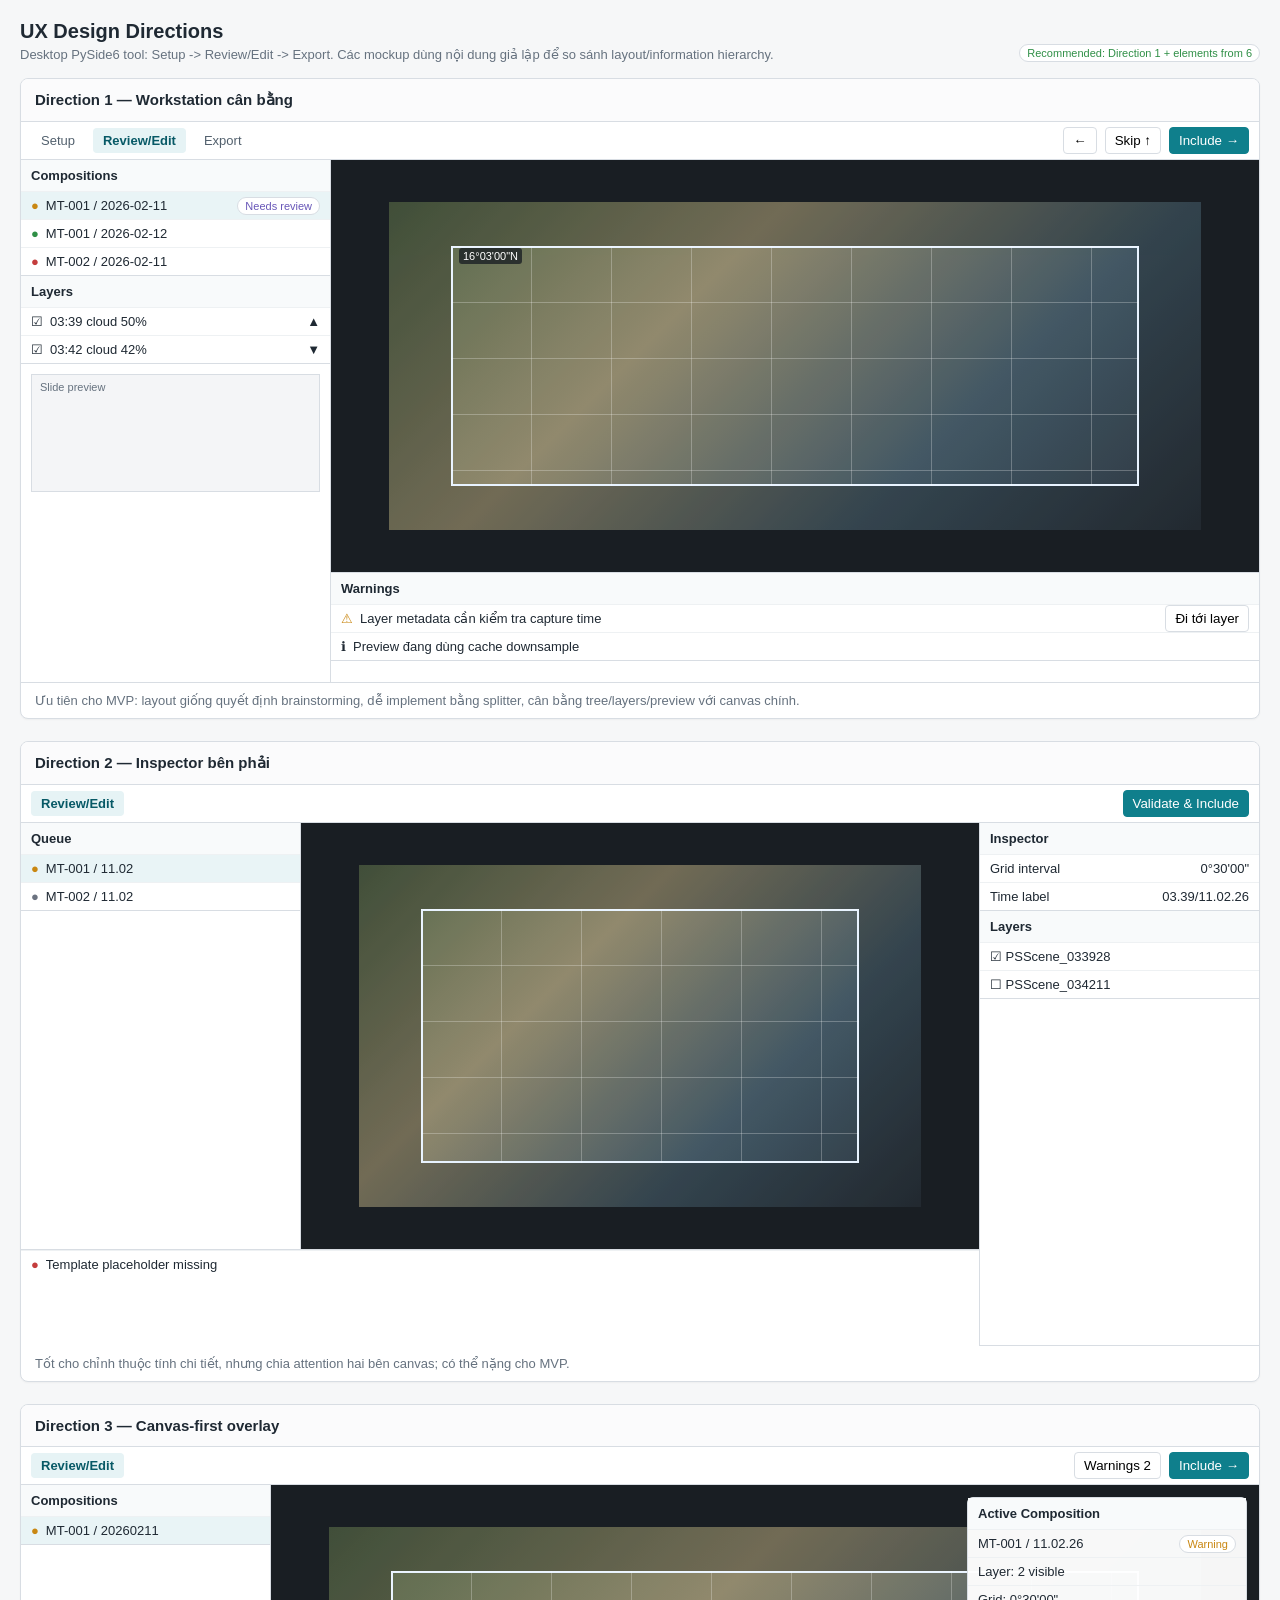
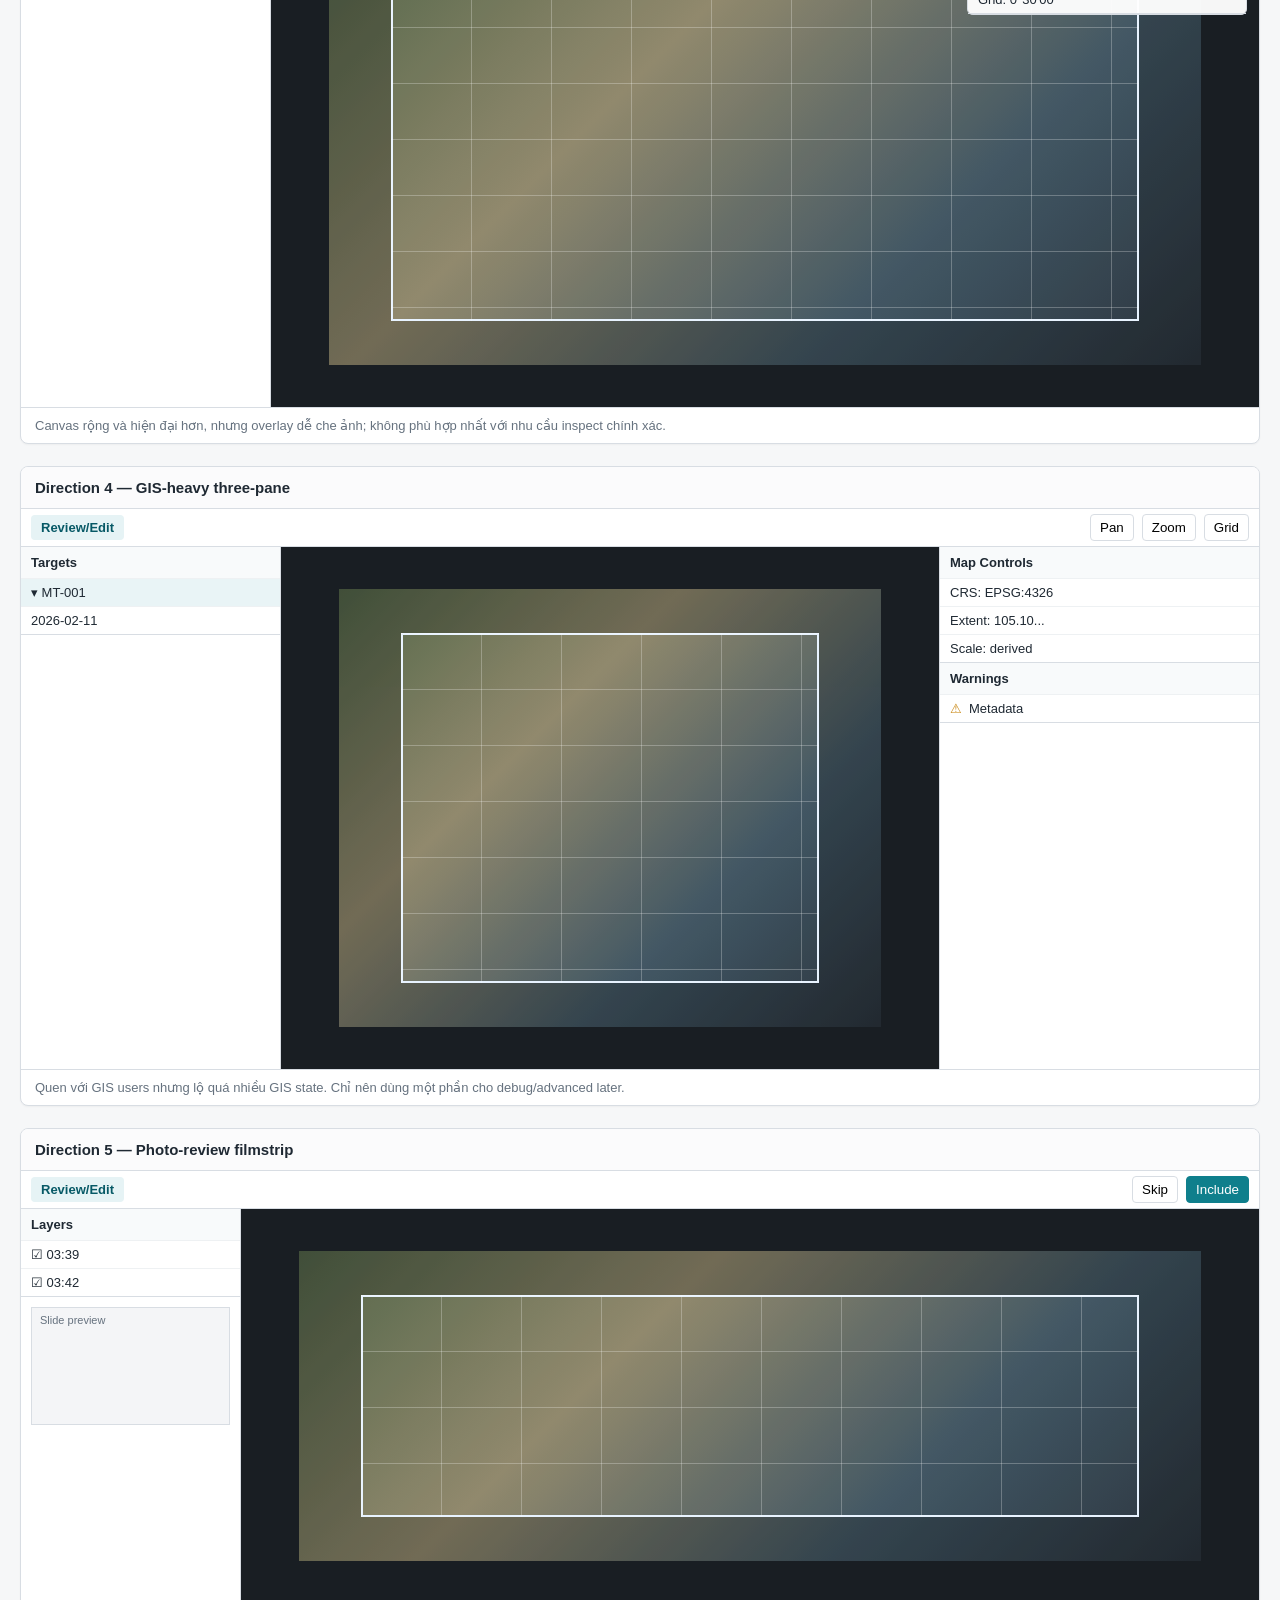
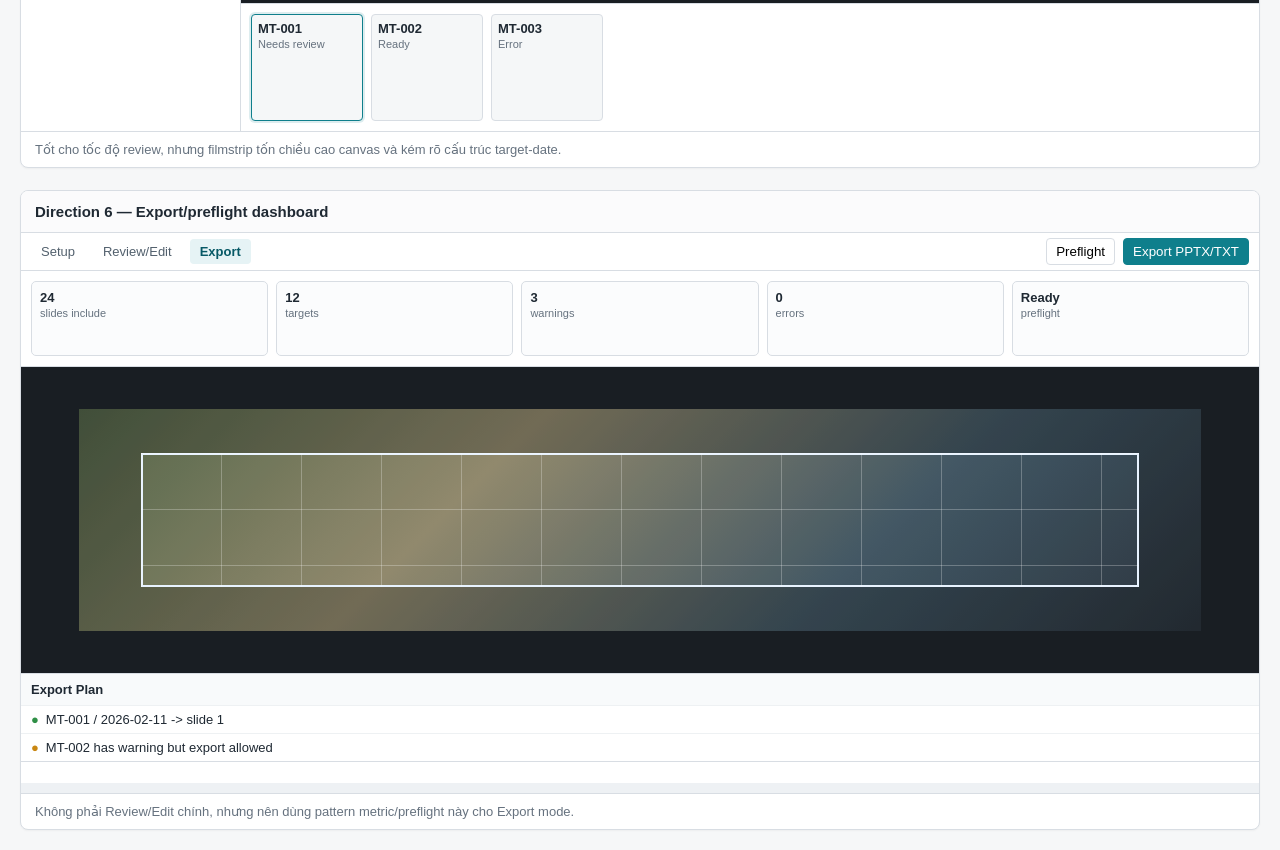
<file: _bmad-output/planning-artifacts/ux-design-directions.html>
<!doctype html>
<html lang="vi">
<head>
<meta charset="utf-8">
<title>UX Design Directions - Satellite Report App</title>
<style>
:root{--bg:#f6f7f8;--panel:#fff;--line:#d8dde3;--text:#1f2933;--muted:#66727f;--canvas:#20262d;--primary:#0f7f8c;--ok:#2f8f46;--warn:#c98712;--err:#c43d3d;--info:#3b6ea8;--skip:#6b7280;--review:#6857b8}*{box-sizing:border-box}body{margin:0;background:var(--bg);color:var(--text);font-family:-apple-system,BlinkMacSystemFont,"Segoe UI",Arial,sans-serif;font-size:13px}.wrap{max-width:1440px;margin:0 auto;padding:20px}header{display:flex;align-items:flex-end;justify-content:space-between;gap:20px;margin-bottom:16px}h1{font-size:20px;margin:0 0 4px}p{margin:0;color:var(--muted)}.grid{display:grid;grid-template-columns:1fr;gap:22px}.direction{background:var(--panel);border:1px solid var(--line);border-radius:8px;overflow:hidden;box-shadow:0 1px 2px rgba(0,0,0,.04)}.direction h2{font-size:15px;margin:0;padding:12px 14px;border-bottom:1px solid var(--line);background:#fbfbfc}.notes{padding:10px 14px;border-top:1px solid var(--line);color:var(--muted)}.app{height:560px;display:grid;background:#eef1f4}.top{height:38px;background:#fff;border-bottom:1px solid var(--line);display:flex;align-items:center;gap:8px;padding:0 10px}.tab{padding:5px 10px;border-radius:4px;color:#52606d}.tab.on{background:#e6f3f5;color:#075966;font-weight:600}.btn{padding:5px 9px;border:1px solid var(--line);border-radius:4px;background:#fff}.btn.primary{background:var(--primary);border-color:var(--primary);color:white}.pill{display:inline-flex;align-items:center;gap:4px;border-radius:99px;padding:2px 7px;font-size:11px;border:1px solid var(--line);background:#fff}.ok{color:var(--ok)}.warn{color:var(--warn)}.err{color:var(--err)}.review{color:var(--review)}.skip{color:var(--skip)}.side{background:#fff;border-right:1px solid var(--line);min-width:0}.section{border-bottom:1px solid var(--line)}.section .title{font-weight:600;padding:8px 10px;background:#f8fafb}.row{height:28px;display:flex;align-items:center;gap:7px;padding:0 10px;border-top:1px solid #eef1f3;white-space:nowrap;overflow:hidden;text-overflow:ellipsis}.row.sel{background:#e9f4f6}.row .name{flex:1;overflow:hidden;text-overflow:ellipsis}.canvas{background:var(--canvas);position:relative;overflow:hidden}.sat{position:absolute;inset:42px 58px;background:linear-gradient(135deg,#566b4a,#9c9270 35%,#435b6a 70%,#2c3640);filter:saturate(.92);opacity:.92}.frame{position:absolute;inset:86px 120px;border:2px solid #e8f3ff;box-shadow:0 0 0 999px rgba(0,0,0,.22)}.gridlines{position:absolute;inset:86px 120px;background-image:linear-gradient(rgba(255,255,255,.26) 1px,transparent 1px),linear-gradient(90deg,rgba(255,255,255,.26) 1px,transparent 1px);background-size:80px 56px}.label{position:absolute;background:rgba(25,30,35,.78);color:#fff;font-size:11px;padding:2px 4px;border-radius:3px}.preview{height:118px;margin:10px;border:1px solid var(--line);background:#f4f5f7;position:relative}.preview:after{content:"Slide preview";position:absolute;left:8px;top:6px;color:#66727f;font-size:11px}.warnpanel{background:#fff;border-top:1px solid var(--line);height:110px}.toolbar-spacer{flex:1}.d1 .app{grid-template-columns:310px 1fr;grid-template-rows:38px 1fr 110px}.d1 .top{grid-column:1/3}.d1 .side{grid-row:2/4}.d1 .canvas{grid-column:2;grid-row:2}.d1 .warnpanel{grid-column:2;grid-row:3}.d2 .app{grid-template-columns:280px 1fr 280px;grid-template-rows:38px 1fr 96px}.d2 .top{grid-column:1/4}.d2 .canvas{grid-column:2;grid-row:2}.d2 .right{grid-column:3;grid-row:2/4;background:#fff;border-left:1px solid var(--line)}.d2 .warnpanel{grid-column:1/3;grid-row:3}.d3 .app{grid-template-columns:250px 1fr;grid-template-rows:38px 1fr}.d3 .top{grid-column:1/3}.d3 .side{grid-row:2}.d3 .canvas{grid-column:2;grid-row:2}.d3 .overlay{position:absolute;right:12px;top:12px;width:280px;background:rgba(255,255,255,.96);border:1px solid var(--line);border-radius:6px}.d4 .app{grid-template-columns:260px 1fr 320px;grid-template-rows:38px 1fr}.d4 .top{grid-column:1/4}.d4 .canvas{grid-column:2;grid-row:2}.d4 .right{background:#fff;border-left:1px solid var(--line)}.d5 .app{grid-template-columns:220px 1fr;grid-template-rows:38px 1fr 128px}.d5 .top{grid-column:1/3}.d5 .side{grid-row:2/4}.d5 .canvas{grid-column:2;grid-row:2}.d5 .film{grid-column:2;grid-row:3;background:#fff;border-top:1px solid var(--line);display:flex;gap:8px;padding:10px}.thumb{width:112px;border:1px solid var(--line);border-radius:4px;background:#f5f7f8;padding:6px}.thumb.on{border-color:var(--primary);box-shadow:0 0 0 2px rgba(15,127,140,.14)}.d6 .app{grid-template-columns:1fr;grid-template-rows:38px 96px 1fr 120px}.d6 .summary{background:#fff;border-bottom:1px solid var(--line);display:grid;grid-template-columns:repeat(5,1fr);gap:8px;padding:10px}.metric{border:1px solid var(--line);border-radius:5px;padding:8px;background:#fbfcfd}.d6 .canvas{grid-row:3}.d6 .warnpanel{grid-row:4}.mini{font-size:11px;color:var(--muted)}
</style>
</head><body><div class="wrap"><header><div><h1>UX Design Directions</h1><p>Desktop PySide6 tool: Setup -> Review/Edit -> Export. Các mockup dùng nội dung giả lập để so sánh layout/information hierarchy.</p></div><span class="pill ok">Recommended: Direction 1 + elements from 6</span></header><div class="grid">
<section class="direction d1"><h2>Direction 1 — Workstation cân bằng</h2><div class="app"><div class="top"><span class="tab">Setup</span><span class="tab on">Review/Edit</span><span class="tab">Export</span><span class="toolbar-spacer"></span><button class="btn">←</button><button class="btn">Skip ↑</button><button class="btn primary">Include →</button></div><aside class="side"><div class="section"><div class="title">Compositions</div><div class="row sel"><span class="warn">●</span><span class="name">MT-001 / 2026-02-11</span><span class="pill review">Needs review</span></div><div class="row"><span class="ok">●</span><span class="name">MT-001 / 2026-02-12</span></div><div class="row"><span class="err">●</span><span class="name">MT-002 / 2026-02-11</span></div></div><div class="section"><div class="title">Layers</div><div class="row"><span>☑</span><span class="name">03:39 cloud 50%</span><span>▲</span></div><div class="row"><span>☑</span><span class="name">03:42 cloud 42%</span><span>▼</span></div></div><div class="preview"></div></aside><main class="canvas"><div class="sat"></div><div class="frame"></div><div class="gridlines"></div><span class="label" style="left:128px;top:88px">16°03'00"N</span></main><div class="warnpanel"><div class="section"><div class="title">Warnings</div><div class="row"><span class="warn">⚠</span><span class="name">Layer metadata cần kiểm tra capture time</span><button class="btn">Đi tới layer</button></div><div class="row"><span class="info">ℹ</span><span class="name">Preview đang dùng cache downsample</span></div></div></div></div><div class="notes">Ưu tiên cho MVP: layout giống quyết định brainstorming, dễ implement bằng splitter, cân bằng tree/layers/preview với canvas chính.</div></section>
<section class="direction d2"><h2>Direction 2 — Inspector bên phải</h2><div class="app"><div class="top"><span class="tab on">Review/Edit</span><span class="toolbar-spacer"></span><button class="btn primary">Validate & Include</button></div><aside class="side"><div class="section"><div class="title">Queue</div><div class="row sel"><span class="warn">●</span><span class="name">MT-001 / 11.02</span></div><div class="row"><span class="skip">●</span><span class="name">MT-002 / 11.02</span></div></div></aside><main class="canvas"><div class="sat"></div><div class="frame"></div><div class="gridlines"></div></main><aside class="right"><div class="section"><div class="title">Inspector</div><div class="row"><span class="name">Grid interval</span><span>0°30'00"</span></div><div class="row"><span class="name">Time label</span><span>03.39/11.02.26</span></div></div><div class="section"><div class="title">Layers</div><div class="row">☑ PSScene_033928</div><div class="row">☐ PSScene_034211</div></div></aside><div class="warnpanel"><div class="row"><span class="err">●</span><span class="name">Template placeholder missing</span></div></div></div><div class="notes">Tốt cho chỉnh thuộc tính chi tiết, nhưng chia attention hai bên canvas; có thể nặng cho MVP.</div></section>
<section class="direction d3"><h2>Direction 3 — Canvas-first overlay</h2><div class="app"><div class="top"><span class="tab on">Review/Edit</span><span class="toolbar-spacer"></span><button class="btn">Warnings 2</button><button class="btn primary">Include →</button></div><aside class="side"><div class="section"><div class="title">Compositions</div><div class="row sel"><span class="warn">●</span><span class="name">MT-001 / 20260211</span></div></div></aside><main class="canvas"><div class="sat"></div><div class="frame"></div><div class="gridlines"></div><div class="overlay"><div class="section"><div class="title">Active Composition</div><div class="row"><span class="name">MT-001 / 11.02.26</span><span class="pill warn">Warning</span></div><div class="row">Layer: 2 visible</div><div class="row">Grid: 0°30'00"</div></div></div></main></div><div class="notes">Canvas rộng và hiện đại hơn, nhưng overlay dễ che ảnh; không phù hợp nhất với nhu cầu inspect chính xác.</div></section>
<section class="direction d4"><h2>Direction 4 — GIS-heavy three-pane</h2><div class="app"><div class="top"><span class="tab on">Review/Edit</span><span class="toolbar-spacer"></span><button class="btn">Pan</button><button class="btn">Zoom</button><button class="btn">Grid</button></div><aside class="side"><div class="section"><div class="title">Targets</div><div class="row sel">▾ MT-001</div><div class="row">  2026-02-11</div></div></aside><main class="canvas"><div class="sat"></div><div class="frame"></div><div class="gridlines"></div></main><aside class="right"><div class="section"><div class="title">Map Controls</div><div class="row">CRS: EPSG:4326</div><div class="row">Extent: 105.10...</div><div class="row">Scale: derived</div></div><div class="section"><div class="title">Warnings</div><div class="row"><span class="warn">⚠</span> Metadata</div></div></aside></div><div class="notes">Quen với GIS users nhưng lộ quá nhiều GIS state. Chỉ nên dùng một phần cho debug/advanced later.</div></section>
<section class="direction d5"><h2>Direction 5 — Photo-review filmstrip</h2><div class="app"><div class="top"><span class="tab on">Review/Edit</span><span class="toolbar-spacer"></span><button class="btn">Skip</button><button class="btn primary">Include</button></div><aside class="side"><div class="section"><div class="title">Layers</div><div class="row">☑ 03:39</div><div class="row">☑ 03:42</div></div><div class="preview"></div></aside><main class="canvas"><div class="sat"></div><div class="frame"></div><div class="gridlines"></div></main><div class="film"><div class="thumb on"><b>MT-001</b><br><span class="mini">Needs review</span></div><div class="thumb"><b>MT-002</b><br><span class="mini">Ready</span></div><div class="thumb"><b>MT-003</b><br><span class="mini">Error</span></div></div></div><div class="notes">Tốt cho tốc độ review, nhưng filmstrip tốn chiều cao canvas và kém rõ cấu trúc target-date.</div></section>
<section class="direction d6"><h2>Direction 6 — Export/preflight dashboard</h2><div class="app"><div class="top"><span class="tab">Setup</span><span class="tab">Review/Edit</span><span class="tab on">Export</span><span class="toolbar-spacer"></span><button class="btn">Preflight</button><button class="btn primary">Export PPTX/TXT</button></div><div class="summary"><div class="metric"><b>24</b><br><span class="mini">slides include</span></div><div class="metric"><b>12</b><br><span class="mini">targets</span></div><div class="metric"><b>3</b><br><span class="mini">warnings</span></div><div class="metric"><b>0</b><br><span class="mini">errors</span></div><div class="metric"><b>Ready</b><br><span class="mini">preflight</span></div></div><main class="canvas"><div class="sat"></div><div class="frame"></div><div class="gridlines"></div></main><div class="warnpanel"><div class="section"><div class="title">Export Plan</div><div class="row"><span class="ok">●</span><span class="name">MT-001 / 2026-02-11 -> slide 1</span></div><div class="row"><span class="warn">●</span><span class="name">MT-002 has warning but export allowed</span></div></div></div></div><div class="notes">Không phải Review/Edit chính, nhưng nên dùng pattern metric/preflight này cho Export mode.</div></section>
</div></div></body></html>
</file>
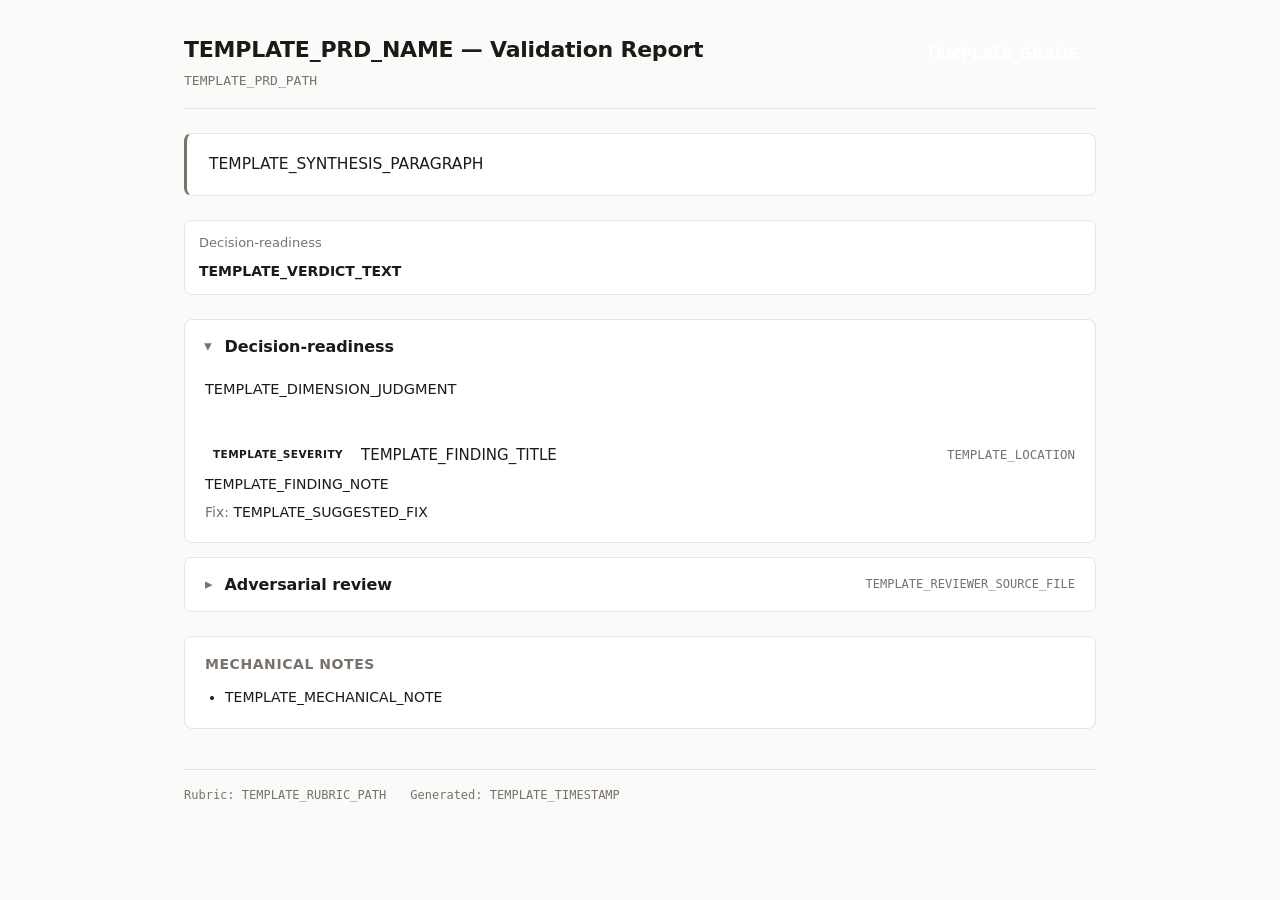
<file: .agents/skills/bmad-prd/assets/validation-report-template.html>
<!DOCTYPE html>
<!--
  PRD Validation Report — skeleton template.

  This file is a starter the synthesis pass fills in directly. There is no
  substitution engine. The LLM:
    1. Reads {doc_workspace}/review-rubric.md and every review-{slug}.md from
       additional reviewers.
    2. Copies this skeleton.
    3. Replaces the placeholder content (everything between TEMPLATE markers)
       with the consolidated review, preserving the structure and CSS.
    4. Writes the result to {doc_workspace}/validation-report.html.
    5. Writes a markdown twin to {doc_workspace}/validation-report.md.

  Visual rules the LLM must preserve:
    - The container width, the color tokens, the typography.
    - One dimension = one collapsible <section class="dimension">.
    - Verdict pill uses the verdict-* class matching its judgment.
    - Severity badge uses the sev-* class matching its level.
    - Each extra reviewer (adversarial, etc.) gets its own collapsible section
      below the rubric dimensions.
    - The footer always shows the artifact paths and timestamp.
-->
<html lang="en">
<head>
<meta charset="utf-8">
<title>PRD Validation: TEMPLATE_PRD_NAME</title>
<style>
  :root {
    --bg: #fafaf9;
    --surface: #ffffff;
    --border: #e7e5e4;
    --text: #1c1917;
    --muted: #78716c;

    --verdict-strong: #16a34a;
    --verdict-adequate: #65a30d;
    --verdict-thin: #d97706;
    --verdict-broken: #dc2626;

    --sev-low: #64748b;
    --sev-medium: #ca8a04;
    --sev-high: #ea580c;
    --sev-critical: #dc2626;

    --grade-exc: #16a34a;
    --grade-good: #65a30d;
    --grade-fair: #d97706;
    --grade-poor: #dc2626;
  }
  * { box-sizing: border-box; }
  html, body { margin: 0; padding: 0; }
  body {
    font-family: -apple-system, BlinkMacSystemFont, "Segoe UI", Inter, system-ui, sans-serif;
    background: var(--bg);
    color: var(--text);
    line-height: 1.6;
    font-size: 15px;
  }
  .container { max-width: 960px; margin: 0 auto; padding: 32px 24px 64px; }

  header.report-header {
    display: flex;
    align-items: flex-start;
    justify-content: space-between;
    gap: 24px;
    padding-bottom: 16px;
    border-bottom: 1px solid var(--border);
    margin-bottom: 24px;
  }
  .title h1 { margin: 0; font-size: 22px; font-weight: 600; letter-spacing: -0.01em; }
  .title .subtitle { color: var(--muted); font-size: 13px; margin-top: 4px; font-family: ui-monospace, "SF Mono", Menlo, monospace; }
  .grade {
    padding: 10px 18px;
    border-radius: 8px;
    font-weight: 600;
    color: white;
    font-size: 15px;
    white-space: nowrap;
  }
  .grade-excellent { background: var(--grade-exc); }
  .grade-good { background: var(--grade-good); }
  .grade-fair { background: var(--grade-fair); }
  .grade-poor { background: var(--grade-poor); }

  .synthesis {
    background: var(--surface);
    border: 1px solid var(--border);
    border-left: 3px solid var(--muted);
    border-radius: 8px;
    padding: 18px 22px;
    margin-bottom: 24px;
    font-size: 15.5px;
  }
  .synthesis p { margin: 0 0 10px; }
  .synthesis p:last-child { margin-bottom: 0; }

  .dimension-summary {
    display: grid;
    grid-template-columns: repeat(auto-fit, minmax(180px, 1fr));
    gap: 10px;
    margin-bottom: 24px;
  }
  .dim-card {
    background: var(--surface);
    border: 1px solid var(--border);
    border-radius: 8px;
    padding: 12px 14px;
  }
  .dim-card .dim-name { font-size: 13px; color: var(--muted); margin-bottom: 6px; }
  .dim-card .dim-verdict { font-size: 14px; font-weight: 600; }

  section.dimension, section.reviewer-section { margin-bottom: 14px; }
  section.dimension details, section.reviewer-section details {
    background: var(--surface);
    border: 1px solid var(--border);
    border-radius: 8px;
    overflow: hidden;
  }
  section summary {
    padding: 14px 20px;
    cursor: pointer;
    user-select: none;
    list-style: none;
    display: flex;
    align-items: center;
    gap: 12px;
  }
  section summary::-webkit-details-marker { display: none; }
  section summary::before {
    content: "▸";
    display: inline-block;
    color: var(--muted);
    transition: transform 0.15s ease;
  }
  section details[open] summary::before { transform: rotate(90deg); }
  section summary h2 {
    display: inline;
    margin: 0;
    font-size: 16px;
    font-weight: 600;
    letter-spacing: -0.005em;
    flex: 1;
  }
  .verdict-pill {
    font-size: 11px;
    padding: 3px 10px;
    border-radius: 999px;
    font-weight: 600;
    text-transform: uppercase;
    letter-spacing: 0.04em;
    color: white;
  }
  .verdict-strong { background: var(--verdict-strong); }
  .verdict-adequate { background: var(--verdict-adequate); }
  .verdict-thin { background: var(--verdict-thin); }
  .verdict-broken { background: var(--verdict-broken); }

  .dim-body { padding: 4px 20px 18px; }
  .dim-judgment { color: var(--text); font-size: 14.5px; }
  .dim-judgment p { margin: 0 0 10px; }

  .findings-list { padding: 0 20px 4px; }
  article.finding {
    padding: 14px 0;
    border-top: 1px solid var(--border);
  }
  article.finding:first-child { border-top: none; }
  article.finding header {
    display: flex;
    align-items: center;
    gap: 10px;
    flex-wrap: wrap;
    margin-bottom: 6px;
  }
  .badge {
    font-size: 10.5px;
    padding: 3px 8px;
    border-radius: 4px;
    font-weight: 600;
    text-transform: uppercase;
    letter-spacing: 0.04em;
    line-height: 1.4;
  }
  .badge-sev-low { background: rgba(100, 116, 139, 0.12); color: var(--sev-low); }
  .badge-sev-medium { background: rgba(202, 138, 4, 0.14); color: var(--sev-medium); }
  .badge-sev-high { background: rgba(234, 88, 12, 0.14); color: var(--sev-high); }
  .badge-sev-critical { background: rgba(220, 38, 38, 0.14); color: var(--sev-critical); }
  .finding-title { margin: 0; font-size: 15px; font-weight: 500; flex: 1; min-width: 200px; }
  .finding-location { font-family: ui-monospace, "SF Mono", Menlo, monospace; font-size: 12.5px; color: var(--muted); }
  .finding-note, .finding-fix { margin-top: 6px; font-size: 14px; }
  .finding-fix strong { color: var(--muted); font-weight: 500; }

  .reviewer-source {
    font-size: 12px;
    color: var(--muted);
    font-family: ui-monospace, "SF Mono", Menlo, monospace;
  }

  .mechanical {
    background: var(--surface);
    border: 1px solid var(--border);
    border-radius: 8px;
    padding: 16px 20px;
    margin-top: 24px;
    font-size: 14px;
  }
  .mechanical h3 { margin: 0 0 10px; font-size: 14px; font-weight: 600; color: var(--muted); text-transform: uppercase; letter-spacing: 0.04em; }
  .mechanical ul { margin: 0; padding-left: 20px; }
  .mechanical li { margin-bottom: 4px; color: var(--text); }

  footer.report-footer {
    margin-top: 40px;
    padding-top: 16px;
    border-top: 1px solid var(--border);
    font-size: 12px;
    color: var(--muted);
    font-family: ui-monospace, "SF Mono", Menlo, monospace;
  }
  footer .meta { display: flex; gap: 24px; flex-wrap: wrap; }
</style>
</head>
<body>
  <div class="container">

    <!-- TEMPLATE: header. Fill prd name, prd path, grade text & class. -->
    <header class="report-header">
      <div class="title">
        <h1>TEMPLATE_PRD_NAME — Validation Report</h1>
        <div class="subtitle">TEMPLATE_PRD_PATH</div>
      </div>
      <div class="grade TEMPLATE_GRADE_CLASS">TEMPLATE_GRADE</div>
    </header>

    <!-- TEMPLATE: overall synthesis paragraphs. Lift directly from
         review-rubric.md "Overall verdict" section; expand if extra reviewers
         materially shift the picture. Wrap each paragraph in <p>. -->
    <div class="synthesis">
      <p>TEMPLATE_SYNTHESIS_PARAGRAPH</p>
    </div>

    <!-- TEMPLATE: dimension summary cards. One per rubric dimension. The
         dim-verdict text uses one of: strong | adequate | thin | broken. -->
    <div class="dimension-summary">
      <div class="dim-card">
        <div class="dim-name">Decision-readiness</div>
        <div class="dim-verdict" style="color: var(--verdict-TEMPLATE_VERDICT)">TEMPLATE_VERDICT_TEXT</div>
      </div>
      <!-- repeat for each of the seven dimensions -->
    </div>

    <!-- TEMPLATE: one section per rubric dimension. Skip a dimension entirely
         if the rubric review marked it n/a for this PRD (e.g. downstream
         usability for a standalone PRD). Open the section by default if
         verdict is thin or broken. -->
    <section class="dimension">
      <details open>
        <summary>
          <h2>Decision-readiness</h2>
          <span class="verdict-pill verdict-TEMPLATE_VERDICT">TEMPLATE_VERDICT_TEXT</span>
        </summary>
        <div class="dim-body">
          <div class="dim-judgment">
            <p>TEMPLATE_DIMENSION_JUDGMENT</p>
          </div>
        </div>
        <div class="findings-list">
          <!-- TEMPLATE: zero or more findings -->
          <article class="finding">
            <header>
              <span class="badge badge-sev-TEMPLATE_SEVERITY">TEMPLATE_SEVERITY</span>
              <h3 class="finding-title">TEMPLATE_FINDING_TITLE</h3>
              <span class="finding-location">TEMPLATE_LOCATION</span>
            </header>
            <div class="finding-note">TEMPLATE_FINDING_NOTE</div>
            <div class="finding-fix"><strong>Fix:</strong> TEMPLATE_SUGGESTED_FIX</div>
          </article>
        </div>
      </details>
    </section>

    <!-- TEMPLATE: one section per extra reviewer that ran (adversarial, etc.).
         Skip this block entirely if only the rubric walker ran. -->
    <section class="reviewer-section">
      <details>
        <summary>
          <h2>Adversarial review</h2>
          <span class="reviewer-source">TEMPLATE_REVIEWER_SOURCE_FILE</span>
        </summary>
        <div class="dim-body">
          <div class="dim-judgment">
            <p>TEMPLATE_REVIEWER_PREAMBLE</p>
          </div>
        </div>
        <div class="findings-list">
          <article class="finding">
            <header>
              <span class="badge badge-sev-TEMPLATE_SEVERITY">TEMPLATE_SEVERITY</span>
              <h3 class="finding-title">TEMPLATE_FINDING_TITLE</h3>
              <span class="finding-location">TEMPLATE_LOCATION</span>
            </header>
            <div class="finding-note">TEMPLATE_FINDING_NOTE</div>
            <div class="finding-fix"><strong>Fix:</strong> TEMPLATE_SUGGESTED_FIX</div>
          </article>
        </div>
      </details>
    </section>

    <!-- TEMPLATE: mechanical notes — short, bulleted. Skip if there are none. -->
    <div class="mechanical">
      <h3>Mechanical notes</h3>
      <ul>
        <li>TEMPLATE_MECHANICAL_NOTE</li>
      </ul>
    </div>

    <footer class="report-footer">
      <div class="meta">
        <span>Rubric: TEMPLATE_RUBRIC_PATH</span>
        <span>Generated: TEMPLATE_TIMESTAMP</span>
      </div>
    </footer>
  </div>
</body>
</html>
</file>
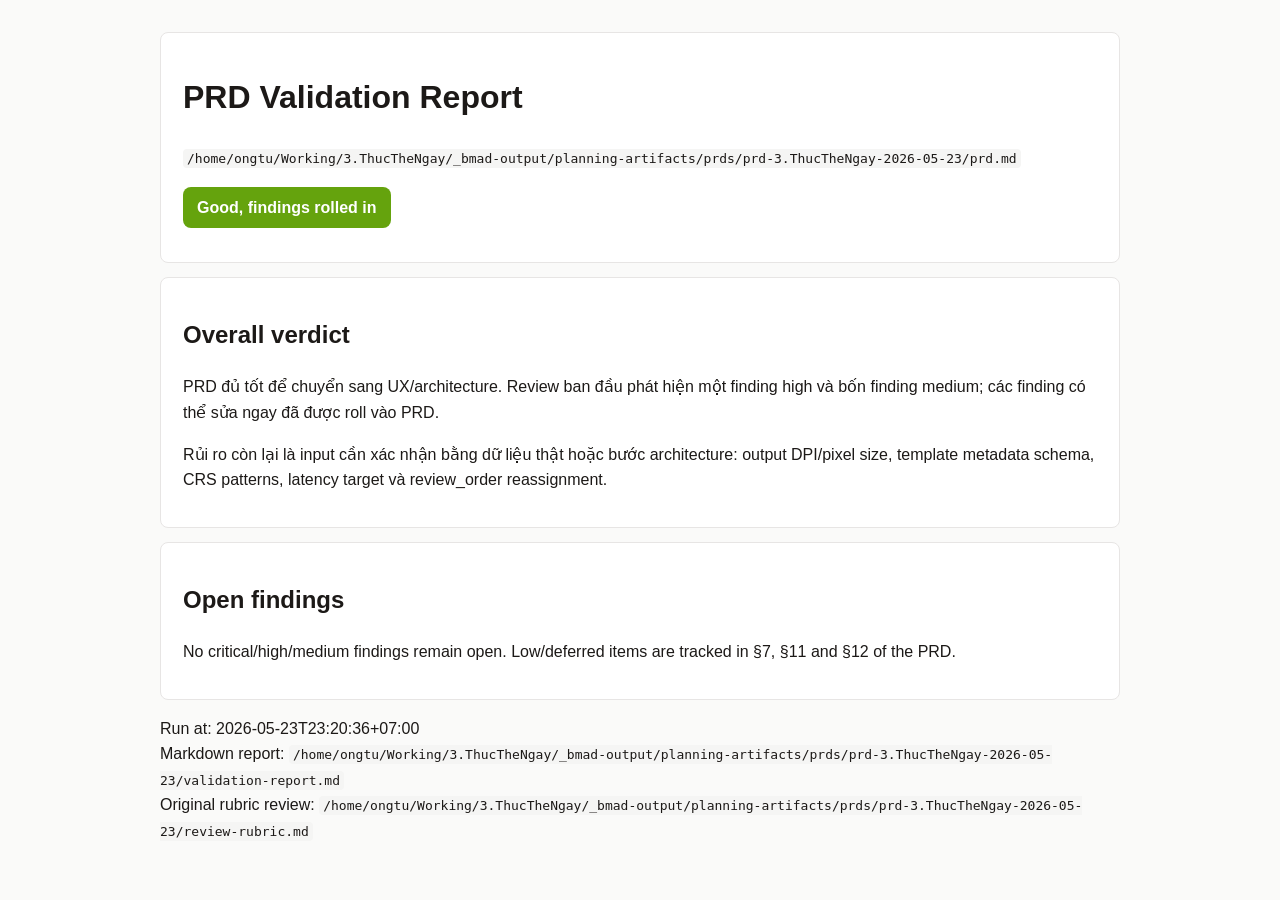
<file: _bmad-output/planning-artifacts/prds/prd-3.ThucTheNgay-2026-05-23/validation-report.html>
<!DOCTYPE html><html lang="vi"><head><meta charset="utf-8"><title>PRD Validation Updated</title><style>body{font-family:-apple-system,BlinkMacSystemFont,"Segoe UI",sans-serif;line-height:1.6;max-width:960px;margin:32px auto;padding:0 24px;color:#1c1917;background:#fafaf9}section,header{background:#fff;border:1px solid #e7e5e4;border-radius:8px;padding:18px 22px;margin:14px 0}.grade{display:inline-block;background:#65a30d;color:white;border-radius:8px;padding:8px 14px;font-weight:700}code{background:#f5f5f4;padding:2px 4px;border-radius:4px}</style></head><body><header><h1>PRD Validation Report</h1><p><code>/home/ongtu/Working/3.ThucTheNgay/_bmad-output/planning-artifacts/prds/prd-3.ThucTheNgay-2026-05-23/prd.md</code></p><p><span class="grade">Good, findings rolled in</span></p></header><section><h2>Overall verdict</h2><p>PRD đủ tốt để chuyển sang UX/architecture. Review ban đầu phát hiện một finding high và bốn finding medium; các finding có thể sửa ngay đã được roll vào PRD.</p><p>Rủi ro còn lại là input cần xác nhận bằng dữ liệu thật hoặc bước architecture: output DPI/pixel size, template metadata schema, CRS patterns, latency target và review_order reassignment.</p></section><section><h2>Open findings</h2><p>No critical/high/medium findings remain open. Low/deferred items are tracked in §7, §11 and §12 of the PRD.</p></section><footer><p>Run at: 2026-05-23T23:20:36+07:00<br>Markdown report: <code>/home/ongtu/Working/3.ThucTheNgay/_bmad-output/planning-artifacts/prds/prd-3.ThucTheNgay-2026-05-23/validation-report.md</code><br>Original rubric review: <code>/home/ongtu/Working/3.ThucTheNgay/_bmad-output/planning-artifacts/prds/prd-3.ThucTheNgay-2026-05-23/review-rubric.md</code></p></footer></body></html>
</file>
